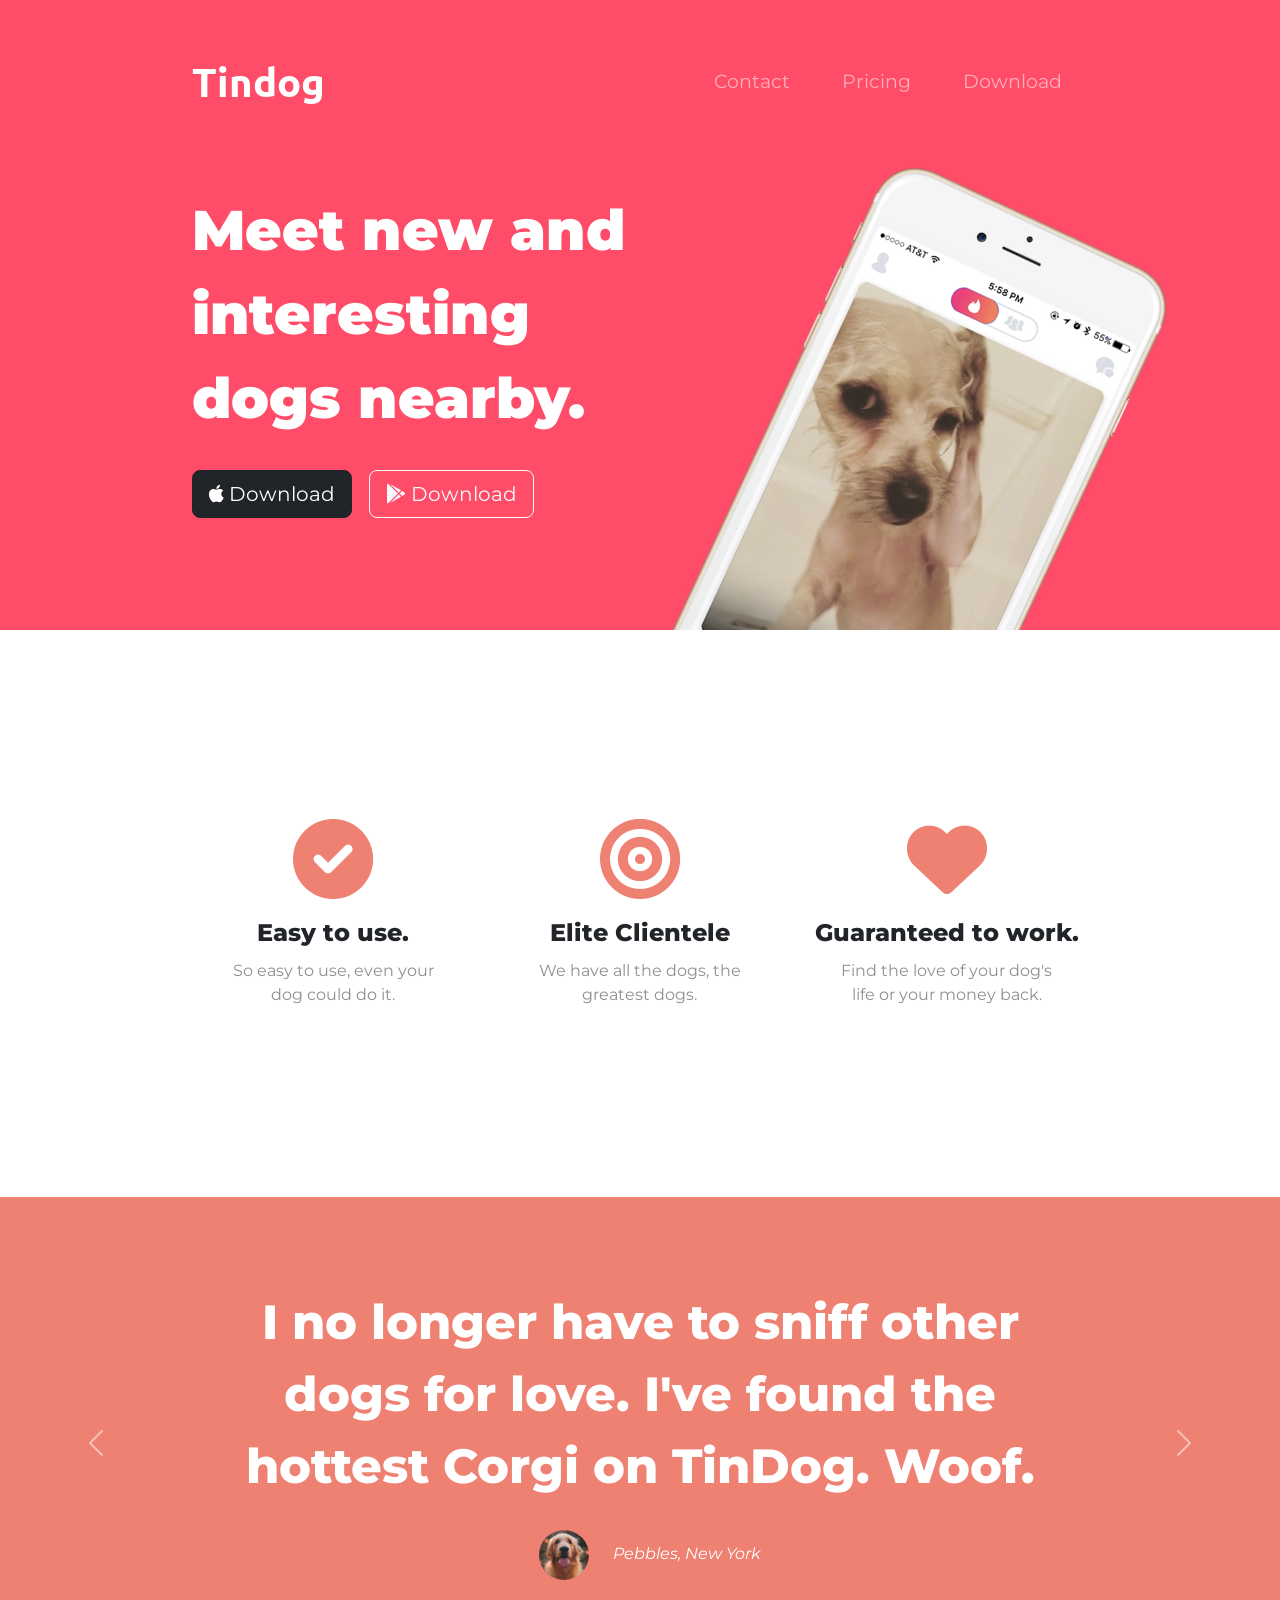
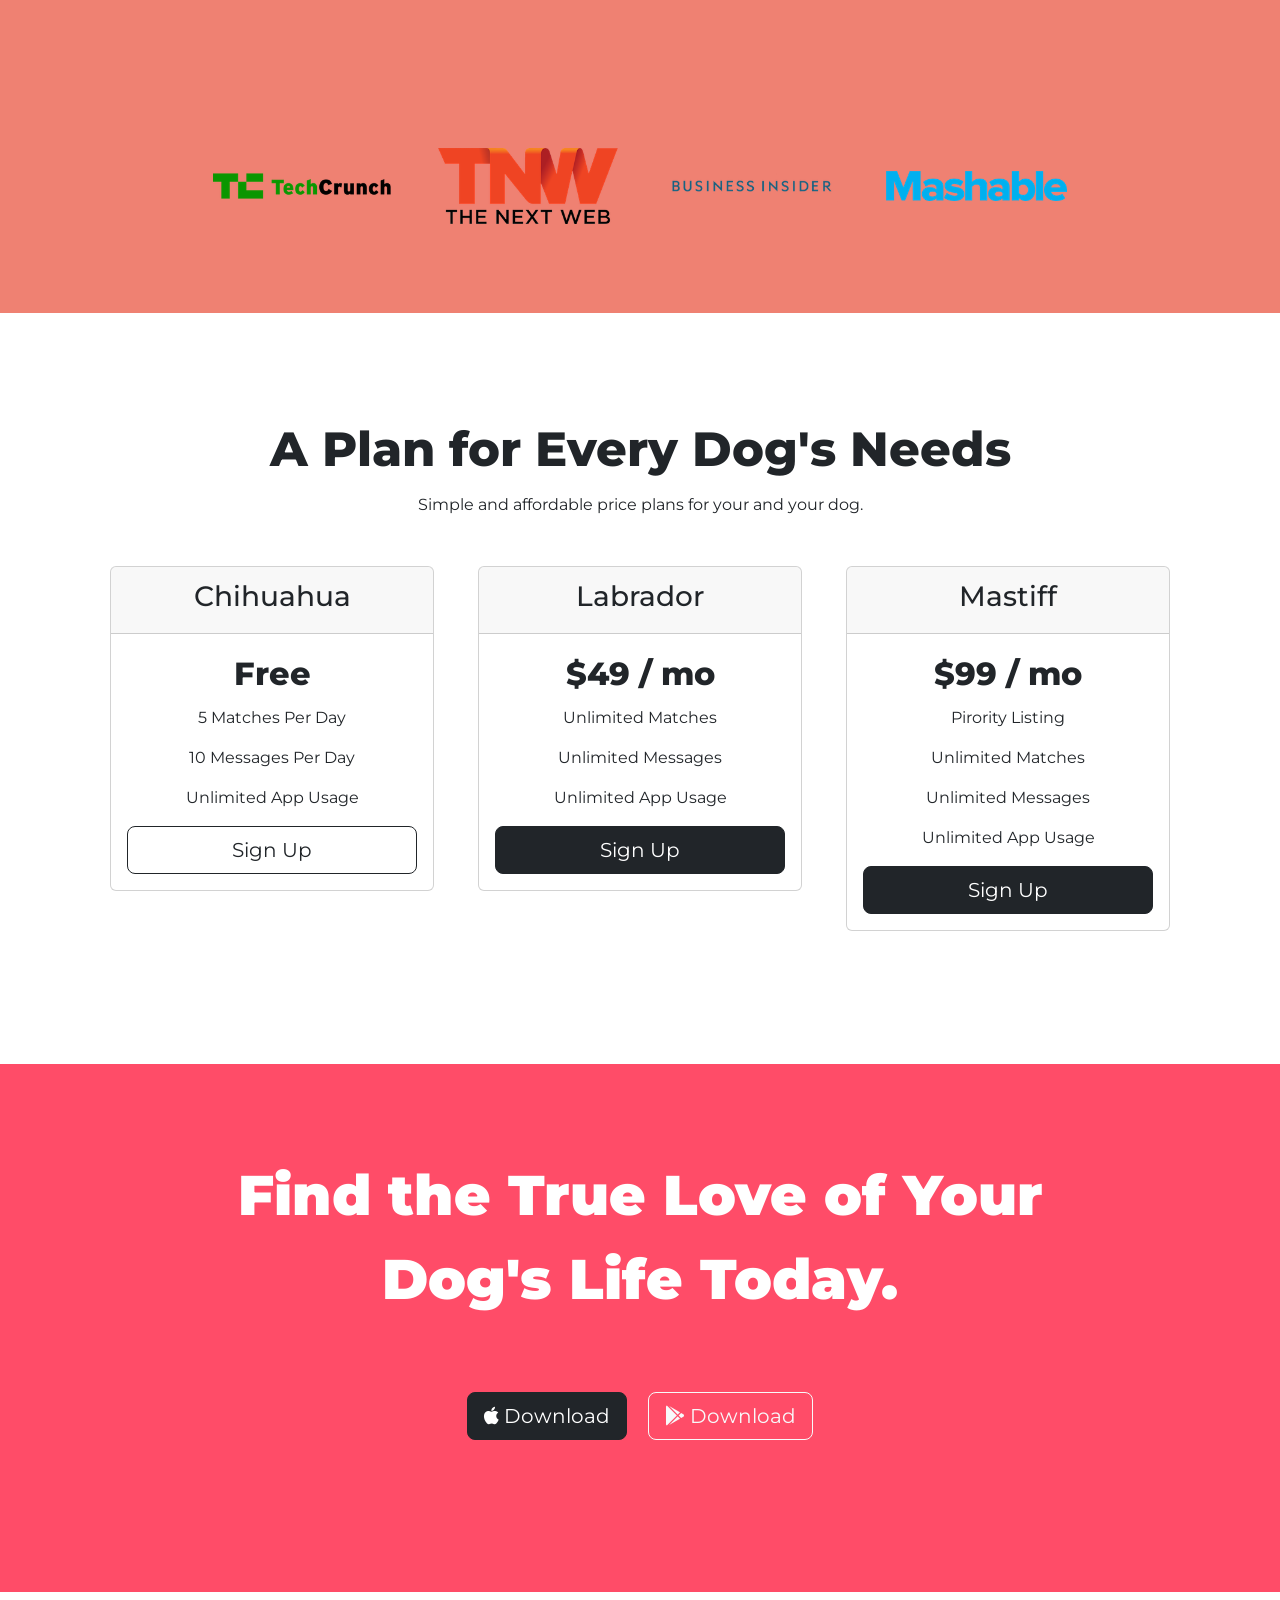
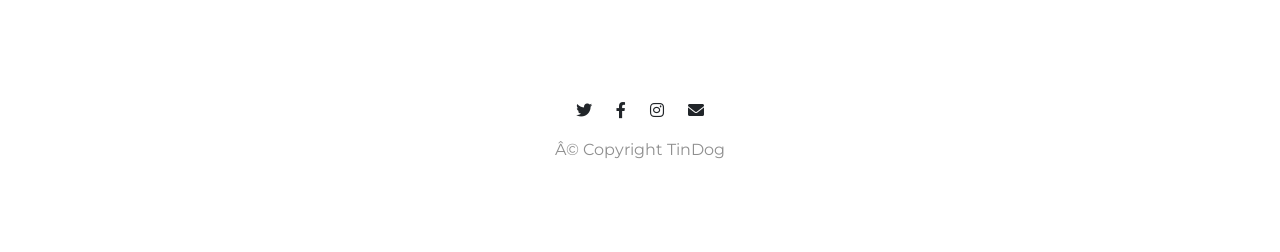
<file: index.html>
<!DOCTYPE html>
<html>

<head>
  <title>TinDog</title>

  <!-- google font -->
  <link href="https://fonts.googleapis.com/css2?family=Montserrat:wght@100;300;400;500;800;900&family=Ubuntu:wght@300;400;700&display=swap" rel="stylesheet">
  
  <!-- font awesome -->
  <link rel="stylesheet" href="https://cdnjs.cloudflare.com/ajax/libs/font-awesome/6.0.0/css/all.min.css">
  
  <!-- css selector -->
  <link href="https://cdn.jsdelivr.net/npm/bootstrap@5.2.3/dist/css/bootstrap.min.css" rel="stylesheet" integrity="sha384-rbsA2VBKQhggwzxH7pPCaAqO46MgnOM80zW1RWuH61DGLwZJEdK2Kadq2F9CUG65" crossorigin="anonymous">
  <script src="https://cdn.jsdelivr.net/npm/bootstrap@5.2.3/dist/js/bootstrap.bundle.min.js" integrity="sha384-kenU1KFdBIe4zVF0s0G1M5b4hcpxyD9F7jL+jjXkk+Q2h455rYXK/7HAuoJl+0I4" crossorigin="anonymous"></script>
  <link rel="stylesheet" href="css/styles.css">
  
  <!-- script -->
  <script src="https://cdn.jsdelivr.net/npm/bootstrap@5.1.3/dist/js/bootstrap.bundle.min.js" integrity="sha384-ka7Sk0Gln4gmtz2MlQnikT1wXgYsOg+OMhuP+IlRH9sENBO0LRn5q+8nbTov4+1p" crossorigin="anonymous"></script>

  
  
</head>

<body>

  <!-- section -->

  <section class="coloured-section" id="title">

    <!-- navbar -->

    <div class="container-fluid">
      <nav class="navbar  navbar-expand-lg navbar-dark">
        <a class="navbar-brand" hgef="">Tindog</a>
          <button class="navbar-toggler" type="button" data-bs-toggle="collapse" data-bs-target="#navbarSupportedContent" aria-controls="navbarSupportedContent" aria-expanded="false" aria-label="Toggle navigation">
            <span class="navbar-toggler-icon"></span>
          </button>
        <div class="collapse navbar-collapse" id="navbarSupportedContent">
          <ul class="navbar-nav ms-auto">
              <li class="nav-item">
                  <a class="nav-link" href="#footer">Contact</a>
              </li>
              <li class="nav-item">
                  <a class="nav-link" href="#pricing">Pricing</a>
              </li>
              <li class="nav-item">
                  <a class="nav-link" href="#cta">Download</a>
              </li>
          </ul>
        </div>
      </nav>

<!-- title section -->

      <div class="row">
      <div class="col-lg-6">
        <h1 class="big-title">Meet new and interesting dogs nearby.</h1>
        <button type="button" class="btn btn-dark btn-lg" id="download-button"><i class="fa-brands fa-apple"></i> Download</button>
        <button type="button" class="btn btn-outline-light btn-lg" id="download-button"><i class="fa-brands fa-google-play"></i> Download</button>
      </div>
      <div class="col-lg-6">
        <img class="phone-img" src="images/iphone6.png" alt="iphone-mockup">
      </div>
    </div>
  

  </section>


<!-- features section -->

  <section class="white-section" id="features">
    <div class=" container-fluid">
    <div class="row">
      <div class="col-lg-4" >
        <i class="fa-sharp fa-solid fa-circle-check " id="features-icon"></i>

    <h3 class="feature-heading">Easy to use.</h3>
    <p class="features-discription">So easy to use, even your dog could do it.</p>

      </div>
      <div class="col-lg-4" >
        <i class="fa-solid fa-bullseye" id="features-icon"></i>
    <h3 class="feature-heading">Elite Clientele</h3>
    <p class="features-discription">We have all the dogs, the greatest dogs.</p>

        
      </div>
      <div class="col-lg-4" >
        <i class="fa-solid fa-heart"id="features-icon"></i>
    <h3 class="feature-heading">Guaranteed to work.</h3>
    <p class="features-discription">Find the love of your dog's life or your money back.</p>
      </div>


    </div>
    

    
    
  </div>
  </section>


  <!-- Testimonials -->

  <section class="coloured-section" id="testimonials">
    <div id="carousel" class="carousel slide" data-bs-ride="carousel">
      <div class="carousel-inner">
        <div class="carousel-item active" id="card">
          <h2>I no longer have to sniff other dogs for love. I've found the hottest Corgi on TinDog. Woof.

          </h2><img class="testimonial-img" src="images/dog-img.jpg" alt="dog-profile"> <em>Pebbles, New York</em>
        </div>
        <div class="carousel-item" id="card" >
          <h2 class="testimonial-text">My dog used to be so lonely, but with TinDog's help, they've found the love of their life. I think.</h2>
          <img class="testimonial-img" src="images/lady-img.jpg" alt="lady-profile">
          <em>Beverly, Illinois</em>
        </div>
        
      </div>
      <button class="carousel-control-prev" type="button" data-bs-target="#carousel" data-bs-slide="prev">
        <span class="carousel-control-prev-icon" aria-hidden="true"></span>
        <span class="visually-hidden">Previous</span>
      </button>
      <button class="carousel-control-next" type="button" data-bs-target="#carousel" data-bs-slide="next">
        <span class="carousel-control-next-icon" aria-hidden="true"></span>
        <span class="visually-hidden">Next</span>
      </button>
    </div>

    

   

  </section>


  <!-- Press -->

  <section id="press">
    <img class="press-logo" src="images/TechCrunch.png " alt="tc-logo">
    <img class="press-logo" src="images/tnw.png" alt="tnw-logo">
    <img class="press-logo" src="images/bizinsider.png" alt="biz-insider-logo">
    <img class="press-logo" src="images/mashable.png" alt="mashable-logo">

  </section>


  <!-- Pricing -->

  <section class="white-section" id="pricing">

    <h2 class="price-text">A Plan for Every Dog's Needs</h2>
    <p>Simple and affordable price plans for your and your dog.</p>
    
<div class="row">
 
  <div class="pricing-col col-lg-4 col-md-6 ">
    <div class="card">
      <div class="card-header">
        <h3>Chihuahua</h3>
      </div>
      <div class="card-body">
        
        <h2>Free</h2>
        <p>5 Matches Per Day</p>
        <p>10 Messages Per Day</p>
        <p>Unlimited App Usage</p>
        <div class="d-grid">
          <button class="btn btn-outline-dark btn-lg " type="button">Sign Up</button>

        </div>
      </div>
    </div>
  </div>

  <div class="pricing-col col-lg-4 col-md-6 ">
    <div class="card">
      <div class="card-header">
        <h3>Labrador</h3>
      </div>
      <div class="card-body">
        <h2>$49 / mo</h2>
        <p>Unlimited Matches</p>
        <p>Unlimited Messages</p>
        <p>Unlimited App Usage</p>
        <div class="d-grid">
          <button class="btn btn-dark btn-lg "type="button">Sign Up</button>

        </div>
    
      </div>
    </div>
  </div>
  
    
    
<div class="pricing-col col-lg-4  ">
  <div class="card">
    <div class="card-header">
      <h3>Mastiff</h3>
    </div>
    <div class="card-body">
      <h2>$99 / mo</h2>
      <p>Pirority Listing</p>
      <p>Unlimited Matches</p>
      <p>Unlimited Messages</p>
      <p>Unlimited App Usage</p>
      <div class="d-grid">
        <button class="btn btn-lg   btn-dark  " type="button">Sign Up</button>


      </div>
    </div>
  </div>
</div>
    
  

</div>
    


    </section>


  <!-- Call to Action -->

  <section class="coloured-section" id="cta">
    <div class="container-fluid">
      <h3 class="big-title">Find the True Love of Your Dog's Life Today.</h3>
    <button type="button" class="btn btn-dark btn-lg" id="cta-button"><i class="fa-brands fa-apple"></i> Download</button>
    <button type="button" class="btn btn-outline-light btn-lg" id="cta-button"><i class="fa-brands fa-google-play"></i> Download</button>
    </div>
  </section>


  <!-- Footer -->

  <footer class="white-section" id="footer">
    <div class="container-fluid">
        <i class="fa-brands fa-twitter footer-icon"></i>
        <i class="fa-brands fa-facebook-f footer-icon"></i>
        <i class="fa-brands fa-instagram footer-icon"></i>
        <i class="fa-solid fa-envelope footer-icon"></i>

    <p class="footer-copright">© Copyright TinDog</p>
  </div>
  </footer>


</body>

</html>
</file>
<file: css/styles.css>
/* general Tags */

body{
    font-family: 'Montserrat', sans-serif;
    text-align: center;
    
}

h1,h2,h3,h4,h5,h6{
    font-family: 'Montserrat', sans-serif;
}

h2{
    font-weight: 800;
    line-height: 1.5;    
}

h3{
    line-height: 1.5;
}

/* Common Class */

.big-title{
    font-weight: 900;
    font-size: 3.5rem;
    line-height: 1.5;
}
.price-text{
    font-size: 3rem;
}

.container-fluid{
    padding: 7% 15% ;
}

/* Setion */

.coloured-section{
    background-color: #ff4c68;
    color: #ffffff;

}

.white-section{
    background-color:#ffffff;
}

/* Title section */

#title .container-fluid{
    padding-top: 3%;
    text-align: left;
}

/* Nav bar */

.navbar-brand{
    font-family: 'Ubuntu', sans-serif;
    font-size: 2.5rem;
    font-weight: bold;
}

.navbar{
    padding-bottom: 4.5rem;
}

.nav-item{
    padding: 0 18px;
}

.nav-link{
    font-size: 1.2rem;
    font-weight: 400;
    text-align: left;
}

/* download dutton */

#download-button{
    margin:5% 3% 5% 0;
}

/* phone-img */

.phone-img{
    width: 25%;
    transform:rotate(25deg) ;
    position:absolute;
    right: 17%
}

/* features */

#features{
    padding: 100px 0;
    position: relative;
}

.feature-heading{
    font-size: 1.5rem;
    font-weight: 800;
}

.features-discription, .footer-copright{
    width: 75%;
    margin: auto;
    color: #8f8f8f;
}

#features-icon{
    color: #ef8172;
    font-size: 5rem;
    padding-bottom: 1rem;
}

#features-icon:hover{
    color: #ff4c68;

}

/* testimonials  */

#testimonials{
    background-color: #ef8172;
}

#testimonials h2{
    font-size: 3rem;
}

.testimonial-img{
    width: 10%;
    border-radius: 100%;
    padding: 20px;
}

#press{
    background-color: #ef8172;
    padding: 3%;
}

.press-logo{
    width: 15%;
    margin: 20px 20px 50px;
}

#card{
    padding: 7% 15%;
}

/* pricing section  */

#pricing{
    padding: 100px;
    
}

.pricing-col{
    padding: 3% 2%;
}



/* CTA selection */

#cta-button{
    margin: 7% 1% ;
}

/* Footer section */

.footer-icon{
    margin: 20px 10px; 
}


/* moblie customization */

@media (max-width :1028px){
    .phone-img{
        position: static;
        transform: rotate(0);
        width: 50%;
    }
    #title{
        text-align: center;
    }
}
</file>
